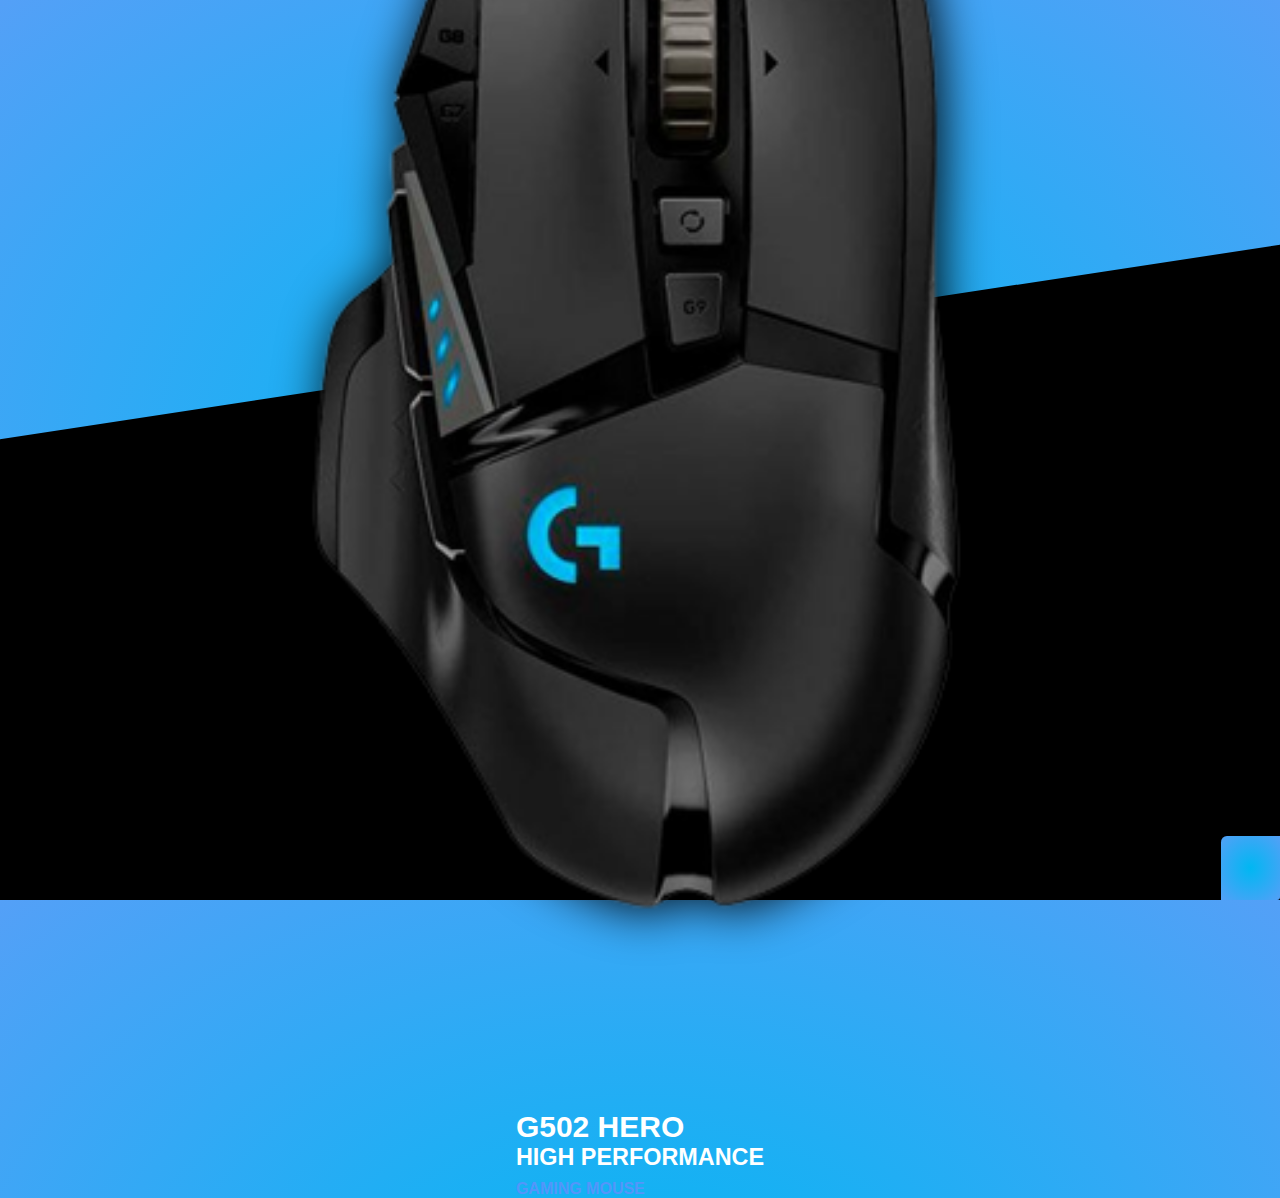
<file: html/index.html>
<!DOCTYPE html>
<html lang="en">

<head>
    <meta charset="UTF-8">
    <meta http-equiv="X-UA-Compatible" content="IE=edge">
    <meta name="viewport" content="width=device-width, initial-scale=1.0">
    <title>G502 Annoucement</title>
    <link rel="stylesheet" href="https://cdnjs.cloudflare.com/ajax/libs/font-awesome/6.2.0/css/all.min.css"
        integrity="sha512-xh6O/CkQoPOWDdYTDqeRdPCVd1SpvCA9XXcUnZS2FmJNp1coAFzvtCN9BmamE+4aHK8yyUHUSCcJHgXloTyT2A=="
        crossorigin="anonymous" referrerpolicy="no-referrer" />
    <link rel="stylesheet" href="../css/index.css">
</head>

<body>
    <div class="wrapper">
        <header>
            <h1>logitech</h1>
        </header>

        <section class="mouse-img">
            <img src="../img/pngMouse.png" width="100%">
            <article>
                <h2>G502 HERO</h2>
                <h3>HIGH PERFORMANCE</h3>
                <h4>GAMING MOUSE</h4>
            </article>
        </section>


        <section class="product-slogan">
            <a href="./product-info.html">
                <span class="fa fa-arrow-right"
                    style="font-size: 1.75rem; color: white; padding-block: 1rem;"></span>
            </a>
        </section>
    </div>
</body>

</html>
</file>
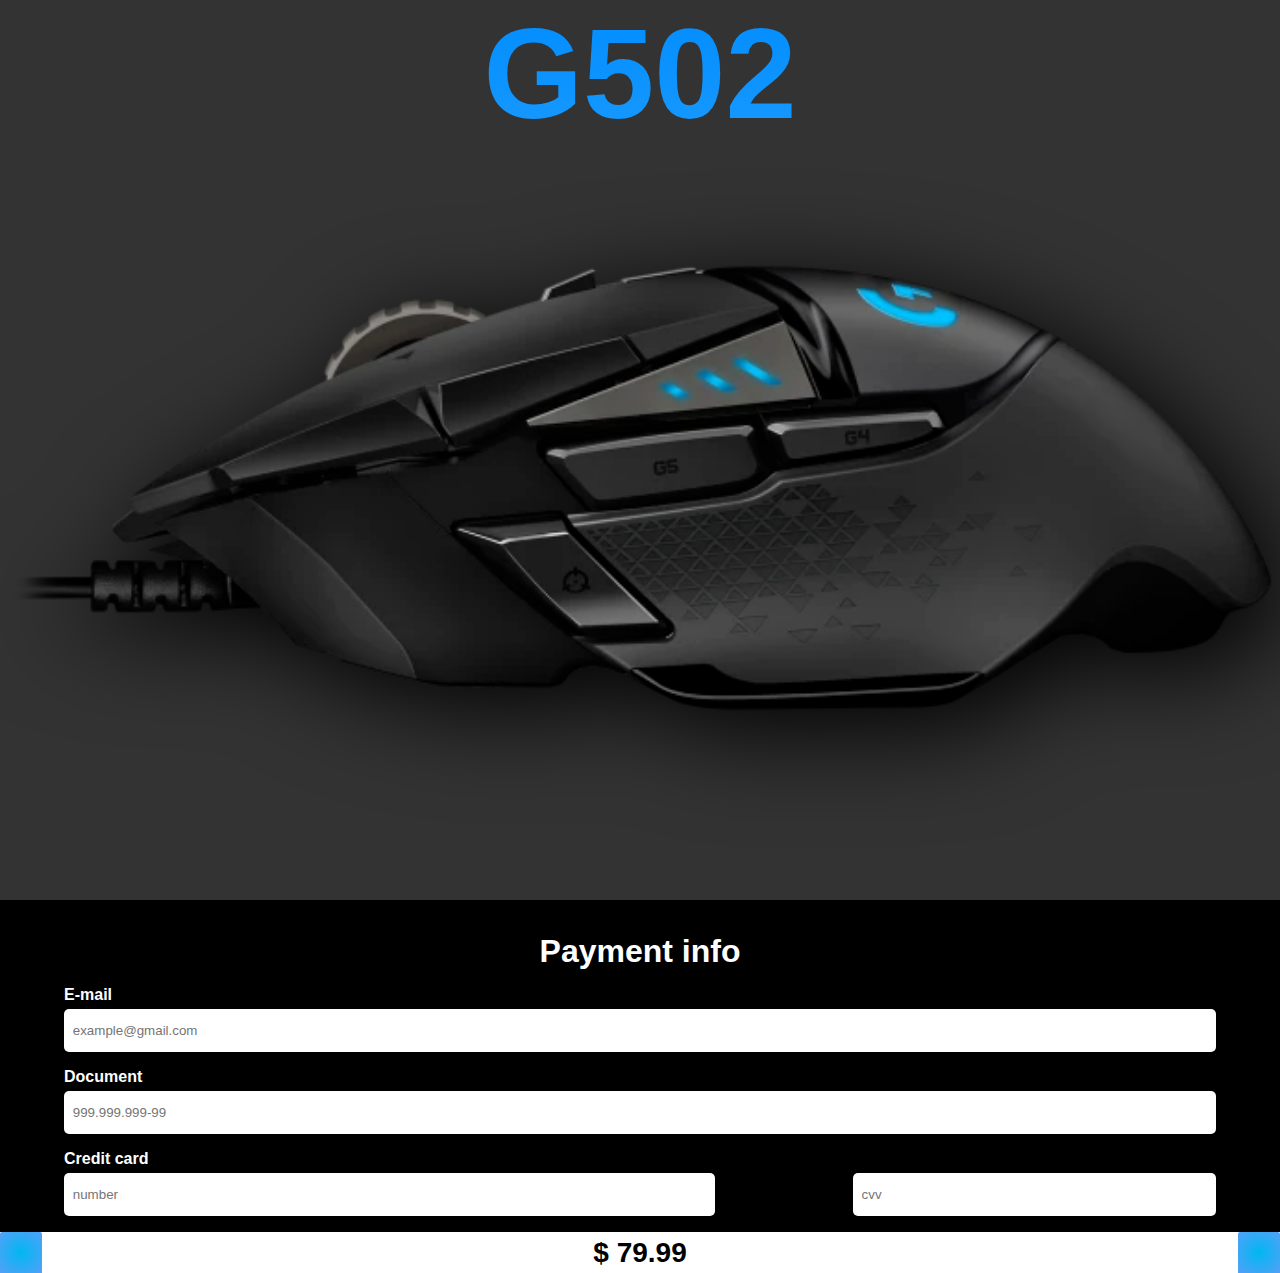
<file: html/buy.html>
<!DOCTYPE html>
<html lang="en">

<head>
    <meta charset="UTF-8">
    <meta http-equiv="X-UA-Compatible" content="IE=edge">
    <meta name="viewport" content="width=device-width, initial-scale=1.0">
    <link rel="stylesheet" href="https://cdnjs.cloudflare.com/ajax/libs/font-awesome/6.2.0/css/all.min.css"
        integrity="sha512-xh6O/CkQoPOWDdYTDqeRdPCVd1SpvCA9XXcUnZS2FmJNp1coAFzvtCN9BmamE+4aHK8yyUHUSCcJHgXloTyT2A=="
        crossorigin="anonymous" referrerpolicy="no-referrer" />

    <link rel="stylesheet" href="../css/buy.css">
    <title>Buy</title>
</head>

<body>
    <div class="wrapper">

        <header class="mouse-view">
            <h1>G502</h1>
            <img src="../img/mouse-lateral.png" width="100%" alt="" srcset="">
        </header>

        <form>
            <h1>Payment info</h1>
            <div>
                <label>E-mail</label>
                <input type="text" placeholder="example@gmail.com">
            </div>

            <div>
                <label>Document</label>
                <input type="text" placeholder="999.999.999-99">
            </div>

            <div>
                <label>Credit card</label>
                <div class="card-info">
                    <input id="card-number" type="number" maxlength="16" placeholder="number">
                    <input id="cvv" type="number" placeholder="cvv">
                </div>
            </div>

            <div class="form-footer">
                <div style="border-top-right-radius: 10px;">
                    <a href="./product-info.html">
                        <span class="fa fa-arrow-left"></span>
                        <p>Go back</p>
                    </a>
                    
                </div>

                <div style="border-top-left-radius: 10px    ;">
                    <a href="./product-info.html">
                        <p>Purchase</p>
                        <span class="fa fa-shopping-cart"></span>
                    </a>
                </div>
            </div>
        </form>

        <footer>
            <a href="./product-info.html">
                <span class="fa fa-arrow-left"></span>
            </a>

            <div>
                <div class="mouse-description">
                    <p><span class="fa-solid fa-computer-mouse"></span> Brand: Logitech G</p>
                    <p><span class="fa-solid fa-palette"></span> Color: Black</p>
                    <p><span class="fa-brands fa-usb"></span>Conection: USB</p>
                    <p><span class="fa-solid fa-circle-dot"></span> Buttons: 11</p>
                    <p><span class="fa-solid fa-dollar-sign"></span> Price: 79.99</p>
                </div>  
                <p class="mobile-price">$ 79.99</p>
            </div>

            <a>
                <span class="fa fa-shopping-cart"></span>
            </a>
        </footer>
    </div>
</body>

</html>
</file>
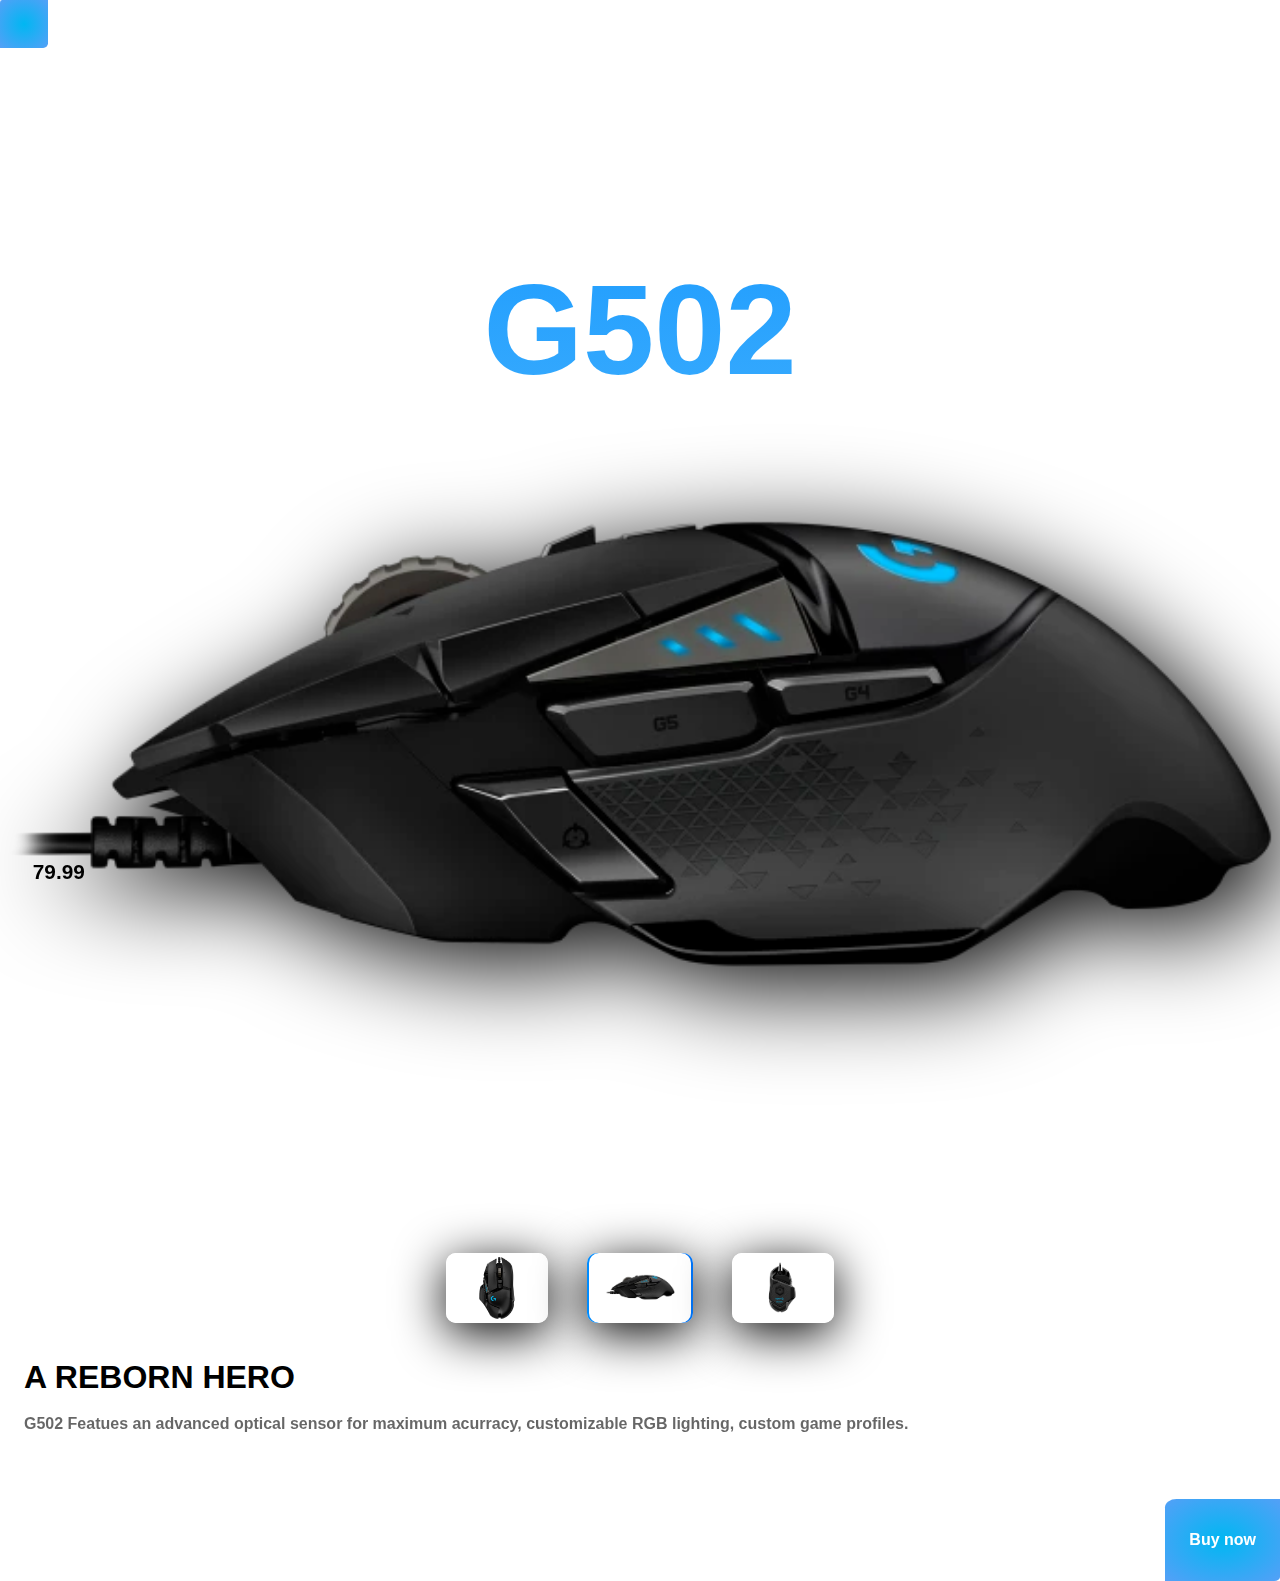
<file: html/product-info.html>
<!DOCTYPE html>
<html lang="en">

<head>
    <meta charset="UTF-8">
    <meta http-equiv="X-UA-Compatible" content="IE=edge">
    <meta name="viewport" content="width=device-width, initial-scale=1.0">
    <title>Product info</title>
    <link rel="stylesheet" href="https://cdnjs.cloudflare.com/ajax/libs/font-awesome/6.2.0/css/all.min.css"
        integrity="sha512-xh6O/CkQoPOWDdYTDqeRdPCVd1SpvCA9XXcUnZS2FmJNp1coAFzvtCN9BmamE+4aHK8yyUHUSCcJHgXloTyT2A=="
        crossorigin="anonymous" referrerpolicy="no-referrer" />
    <link rel="stylesheet" href="../css/product-info.css">
</head>

<body>
    <div style="display: flex; flex-direction: column; height: 100vh;">
        <div class="go-back">
            <a href="./index.html">
                <span class="fa fa-arrow-left"></span>
            </a>
        </div>

        <header class="mouse-view">
            <h1>G502</h1>
            <img src="../img/mouse-lateral.png" width="100%" alt="" srcset="">
        </header>

        <section class="mouse-images">
            <div class="img-box-container">
                <div class="img-box">
                    <img src="../img/pngMouse.png" alt="">
                </div>
            </div>

            <div class="img-box-container selected-image">
                <div class="img-box">
                    <img src="../img/mouse-lateral.png" alt="" srcset="">
                </div>
            </div>

            <div class="img-box-container">
                <div class="img-box">
                    <img src="../img/mouse-baixo.png" alt="" srcset="">
                </div>
            </div>
        </section>

        <section class="mouse-description">
            <h1>A REBORN HERO</h1>
            <p>
                G502 Featues an advanced optical sensor
                for maximum acurracy, customizable RGB lighting,
                custom game profiles.
            </p>
        </section>

        <div class="price-text">
            <span class="fa-light fa-dollar-sign"></span>
            <p>79.99</p>
        </div>

        <section class="prices">
            <a href="./buy.html">
                <span> Buy now </span>
            </a>
        </section>
    </div>

    <script type="text/javascript">
        const removeActive = (elements, selected) => {
            console.log(selected);
            console.log(elements);

            if (selected != undefined && elements.length > 0) {
                const otherElements = elements.filter((e, index) => index != selected);

                console.log('other divs = ' + otherElements);
                console.log(otherElements);

                otherElements.forEach(e => {
                    e.classList.remove('selected-image');
                })
            }
        }

        const items = document.querySelectorAll(".img-box-container");
        const allElements = []
        let selected = undefined;


        items.forEach((item, index) => {
            allElements.push(item);

            item.addEventListener('click', () => {
                item.classList.add('selected-image');

                selected = index;

                removeActive(allElements, selected);
            })
        })



    </script>
</body>

</html>
</file>
<file: css/index.css>
* {
    margin: 0;
    padding: 0;
    text-decoration: none;
    font-family: 'Roboto', sans-serif;
}

body {
    height: 100vh;
    background: radial-gradient(#00b7f2, #54a0f7);
}

.wrapper {
    display: flex;
    flex-direction: column;
    align-items: center;
    width: 100%;
    height: inherit;
}

.wrapper>header {
    color: white;
    font-weight: bold;
    font-size: 1.35rem;
    padding-block: 1.2rem;
}

.mouse-img {
    width: 100%;
    display: flex;
    flex-direction: column;
    justify-content: center;
    align-items: center;
    position: absolute;
    top: 50%;
    left: 50%;
    transform: translate(-50%, -50%);
    z-index: 2;
}

.mouse-img img {
    filter: drop-shadow(5px 3px 25px black);
}

.mouse-img article {
    display: flex;
    flex-direction: column;
    color: white;
    margin-top: 10%;
}

.product-slogan {
    width: 100%;
    margin-top: auto;
    height: calc(80%);
    background-color: black;
    clip-path: polygon(0 36%, 100% 9%, 100% 100%, 0% 100%);
    display: flex;
    flex-direction: column;
    align-items: center;
}


article h4 {
    margin-top: .55rem;
    color: #5396fa;
    font-size: 1rem;
}

article:nth-child(3n - 1) {
    font-size: 1.25rem;
}

.product-slogan a {
    padding-inline: 1.85rem;
    padding-block: 1rem;
    background: radial-gradient(#00b7f2, #54a0f7);
    position: absolute;
    bottom: 0;
    right: 0;

    border-top-left-radius: 10%;
    border-bottom-right-radius: 5%;
    display: flex;
    justify-content: center;
    align-items: center;
}

@media screen and (min-width: 1300px) {
    .mouse-img {
        justify-content: space-evenly;
        flex-direction: row;
    }

    .mouse-img img {
        width: 40%;
    }

    .mouse-img article {
        display: flex;
        flex-direction: column;
        justify-content: center;
        align-items: center;
        color: white;
        margin-top: 10%;
    }

    h2 {
        font-size: 2.75rem;
    }
    
    h3 {
        font-size: 1.5rem;
    }

    .product-slogan a span {
        transition: scale .2s ease-in-out;
    }

    .product-slogan a span:hover {
        scale: 120%;
    }

}
</file>
<file: css/buy.css>
* {
    margin: 0;
    padding: 0;
    text-decoration: none;
}

body {
    height: 100vh;
    background: rgb(0, 0, 0);
    font-family: 'Roboto', sans-serif;
    background-position: center;
    background-repeat: no-repeat;
}

.wrapper {
    background: rgba(255, 255, 255, 0.2);
    display: flex;
    flex-direction: column;
    align-items: center;
    width: 100%;
    height: inherit;
    
}

header {
    width: 100%;
    text-align: center;
    font-size: 4rem;
    font-weight: bold;
    background-image: linear-gradient(#008cff, #a7e7fa);
    -webkit-background-clip: text;
    -webkit-text-fill-color: transparent;
}

.mouse-view img {
    filter: drop-shadow(20px 20px 50px black);
    margin-top: -7.825rem;
}

form {
    padding-block: 1rem;
    margin-top: 1.3rem;
    width: 100%;
    display: flex;
    flex-direction: column;
    align-items: center;
    justify-content: center;
    gap: 1rem;
    margin-top: -5rem;
}

form>* {
    width: 90%;
}

form>div {
    display: flex;
    flex-direction: column;
    gap: 0.3rem
}

form h1 {
    color: white;
    text-align: center;
}

h2 {
    text-align: center;
    font-size: 1rem;
    margin-top: .55rem;
}

form input {
    height: 2.7rem;
    padding-inline: .55rem;
    border-radius: 5px;
    outline: none;
    border: none;
    transition: all .5s ease-in-out;
}

form input:focus {
    background-color: #a7e7fa;
    color: black;
    border-color: #a7e7fa;
}

.form-footer {
    display: none;
}

.card-info {
    display: flex;
    justify-content: space-between;
}

#card-number {
    width: 55%;

}

#cvv {
    width: 30%;
}

form label {
    display: block;
    font-weight: bold;
    color: WHITE;
}

input::-webkit-outer-spin-button,
input::-webkit-inner-spin-button {
    -webkit-appearance: none;
    margin: 0;
}


footer {
    display: flex;
    justify-content: space-between;
    margin-top: auto;
    align-items: center;
    background-color: white;
    width: inherit;
}

footer a {
    display: flex;
    justify-content: center;
    align-items: center;
    gap: 0.55rem;

    background: radial-gradient(#00b7f2, #54a0f7);
    padding: 1.3rem;

    border-top-right-radius: 5%;
    border-top-left-radius: 5%;
    color: white;
    
    font-size: 2rem;
}

footer div {
    font-weight: bold;
    width: 100%;
    height: 100%;

    display: flex;
    gap: 0.5rem;
    justify-content: center;
    align-items: center;
    font-size: 1.75rem;
}

.mouse-description {
    display: none;
}

footer div span {
    font-size: 1rem;
}

@media screen and (min-width: 1300px) {
    .wrapper {
        flex-direction: row;
        height: inherit;
    }

    .mouse-view img {
        margin-top: -10.525rem;
        width: 100%;
    }

    form {
        background-color: rgb(37, 37, 37);
        height: inherit;    
        margin: 0;
        padding-block: 0;
    }

    form h1 {
        font-size: 3.2rem;
        margin-bottom: auto;
        margin-top: auto;
    }

    .form-footer {
        display: flex;
        flex-direction: row;
        justify-content: space-between;
        width: 100%;
        margin-top: auto;
        height: 4.225rem;
    }

    .form-footer div {
        cursor: pointer;
        display: flex;
        font-weight: bold;
        padding-block: 1rem;

        padding-inline: 3.5rem;
        background: radial-gradient(#008cff, #00b7f2);

        color: white;
    }

    .form-footer div a {
        display: flex;
        justify-content: center;
        align-items: center;
        gap: 1rem;
    }

    .form-footer div a:visited {
        color: white;
    }

    .form-footer div a {
        transition: scale .2s ease-in-out;
    }

    .form-footer a:hover {
        scale: 120%;
    }

    footer {
        display: none;
    }

    .mouse-description{
        display: flex;
        justify-content: center;
        font-size: 1.7rem;
    }

    .mouse-description p {
        width: 70%;
        font-weight: bold;
        text-align: justify;
        display: flex;
        align-items: center;
        gap: 2rem;
    }

    .mouse-description span {
        font-size: 1.9rem;
    }

    .mobile-price {
        display: none;
    }

    footer span {
        transition: scale .2s ease-in-out;
    }

    footer span:hover {
        cursor: pointer;
        scale: 120%;
    }
}
</file>
<file: css/product-info.css>
* {
    margin: 0;
    padding: 0;
    text-decoration: none;
    font-family: 'Roboto', sans-serif;
}

body {
    height: 100vh;
}

.go-back {
    position: fixed;
    top: 0;
    padding: 1.5rem;
    background: radial-gradient(#00b7f2, #54a0f7);
    border-bottom-right-radius: 10%;
    border-top-left-radius: 5%;
}

.go-back a {
    font-weight: bold;
    color: white;
}

.gob-back span {
    font-size: 1.75rem;
}

header {
    width: 100%;
    text-align: center;
    padding-top: 20%;
    font-size: 4rem;
    font-weight: bold;
    background-image: linear-gradient(#008cff, #a7e7fa);
    -webkit-background-clip: text;
    -webkit-text-fill-color: transparent;
}

.mouse-view img {
    filter: drop-shadow(20px 20px 50px black);
    margin-top: -7.825rem;
}

.mouse-images {
    display: flex;
    justify-content: center;
    gap: calc(3%)
}

.selected-image {
    background: linear-gradient(to right, #008cff, #0075fa);
    border-radius: 15px;
    padding-inline: 0.15rem;


    box-shadow: 0px 10px 50px black;
}

.img-box {
    background: white;
    width: 70px;
    display: flex;
    justify-content: center;
    align-items: center;
    padding-inline: 1rem;
    border-radius: 10px;

    height: 100%;
}

.img-box-container {
    box-shadow: 0px 10px 50px black;
    border-radius: 10px;
}

.img-box img {
    width: 100%;

}

.mouse-description {
    margin-top: 2.25rem;
    padding-inline: 1.5rem;
    font-weight: bold;

    display: flex;
    flex-direction: column;
    gap: 1rem;
}

.mouse-description p {
    line-height: 1.45rem;
    opacity: 0.6;
    text-align: justify;
}

.prices {
    width: 100%;
    position: relative;
    padding-top: 4rem;
    margin-top: auto;
    display: flex;
    justify-content: end;
}

.price-text {
    position: fixed;
    bottom: 0;
    left: 0;
    padding-block: 1rem;
    display: flex;
    gap: .55rem;
    margin-right: auto;
    padding-left: 1.5rem;
}

.price-text p {
    font-size: 1.3rem;
    font-weight: bold;
}

.prices a {
    display: flex;
    justify-content: center;
    align-items: center;
    background: radial-gradient(#00b7f2, #54a0f7);

    border-top-left-radius: 10%;
    border-bottom-right-radius: 5%;
}

.prices a span {
    padding-inline: 1.5rem;
    padding-block: 2rem;
    font-weight: bold;
    color: white;
}

@media screen and (min-width: 1300px) {
    header {
        padding-top: 0;
    }

    .mouse-view img {
        width: 35%;
    }

    .mouse-images {
        margin-top: -2rem;
    }

    .img-box {
        width: 100px;
    }

    .img-box-container {
        transition: scale .2s ease-in-out;
    }

    .img-box-container:hover {
        cursor: pointer;
        scale: 105%;
    }

    .go-back span {
        transition: scale .2s ease-in-out;
    }

    .go-back span:hover {
        cursor: pointer;
        scale: 120%;
    }

    .prices a {
        width: 7rem;
        padding-block: 2rem;
        padding-inline: 1.5rem;
    }

    .prices a span {
        transition: scale .2s ease-in-out;
        padding: 0;
        font-size: 1.3rem;
    }

    .prices a span:hover {
        cursor: pointer;
        scale: 110%;
    }

    .prices {
        margin-top: 6rem;
    }

    .price-text p {
        font-size: 2.05rem;
        font-weight: bold;
    }
}
</file>
